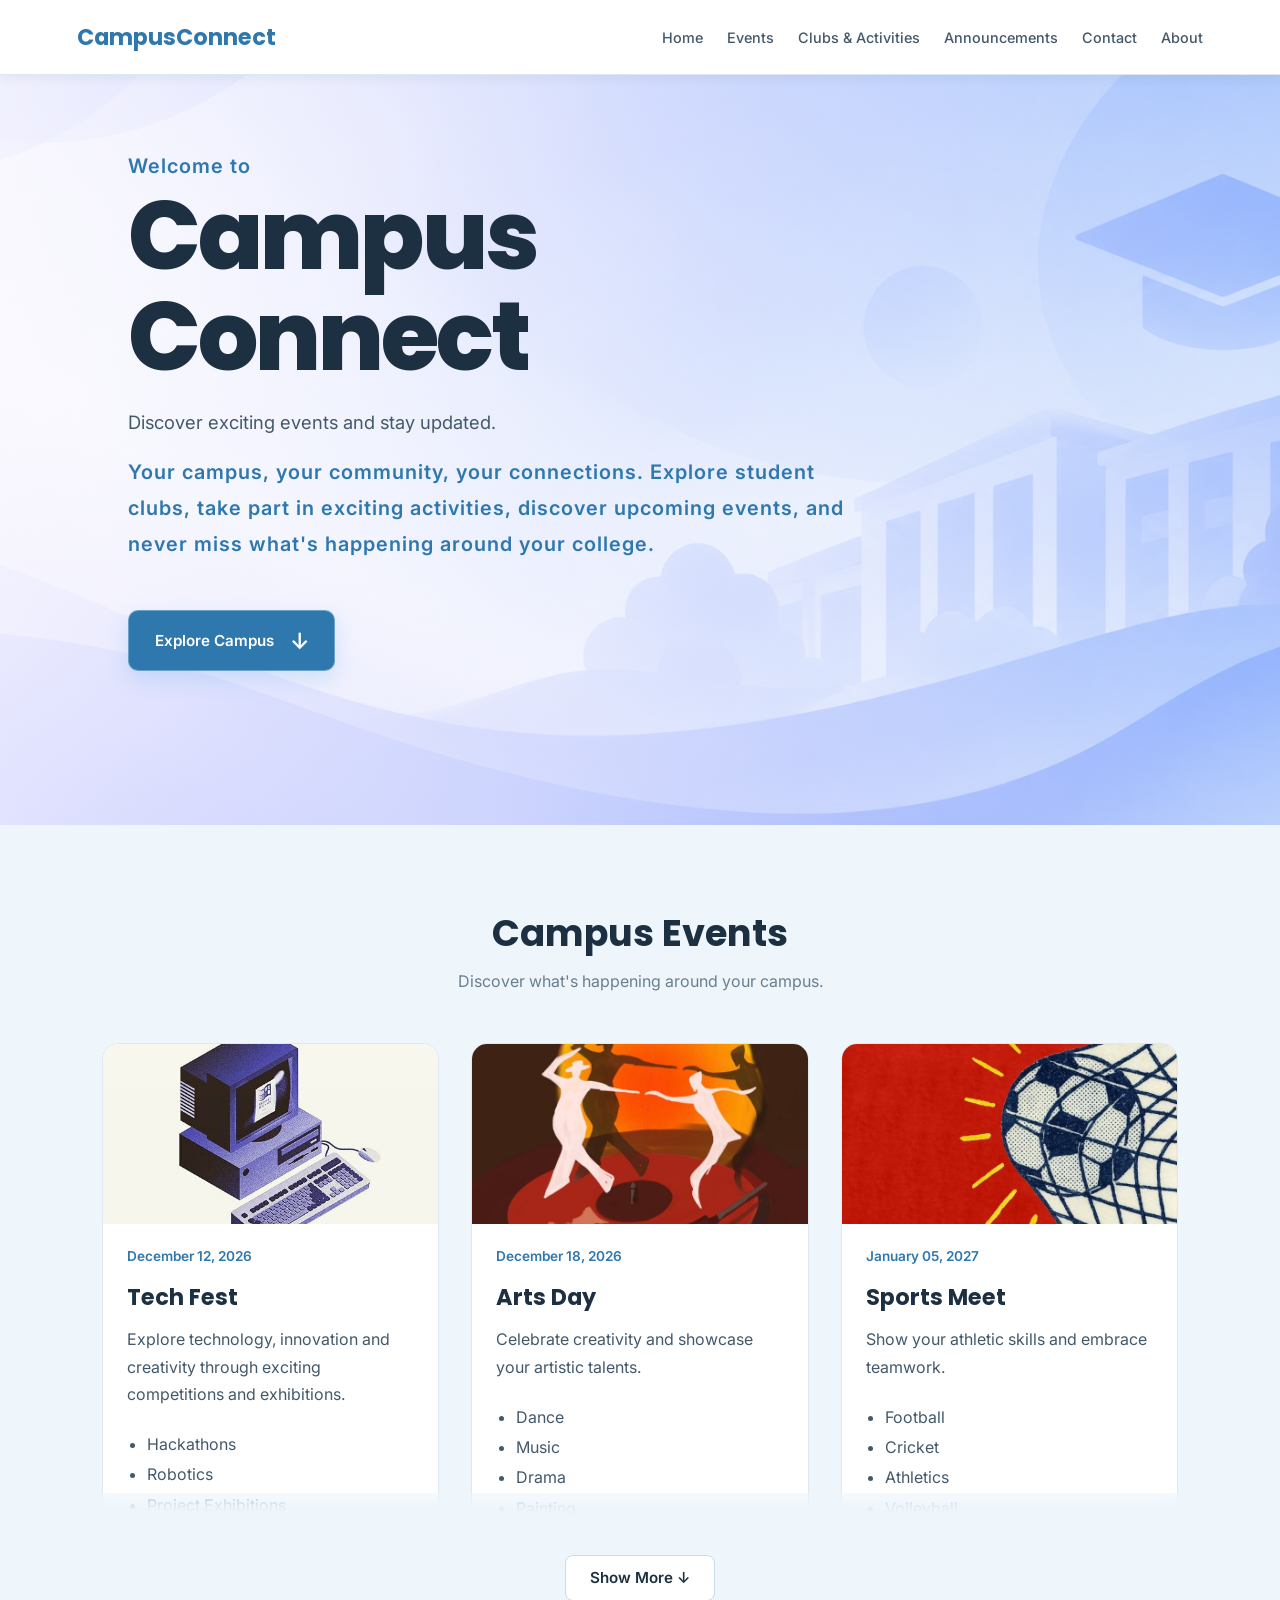
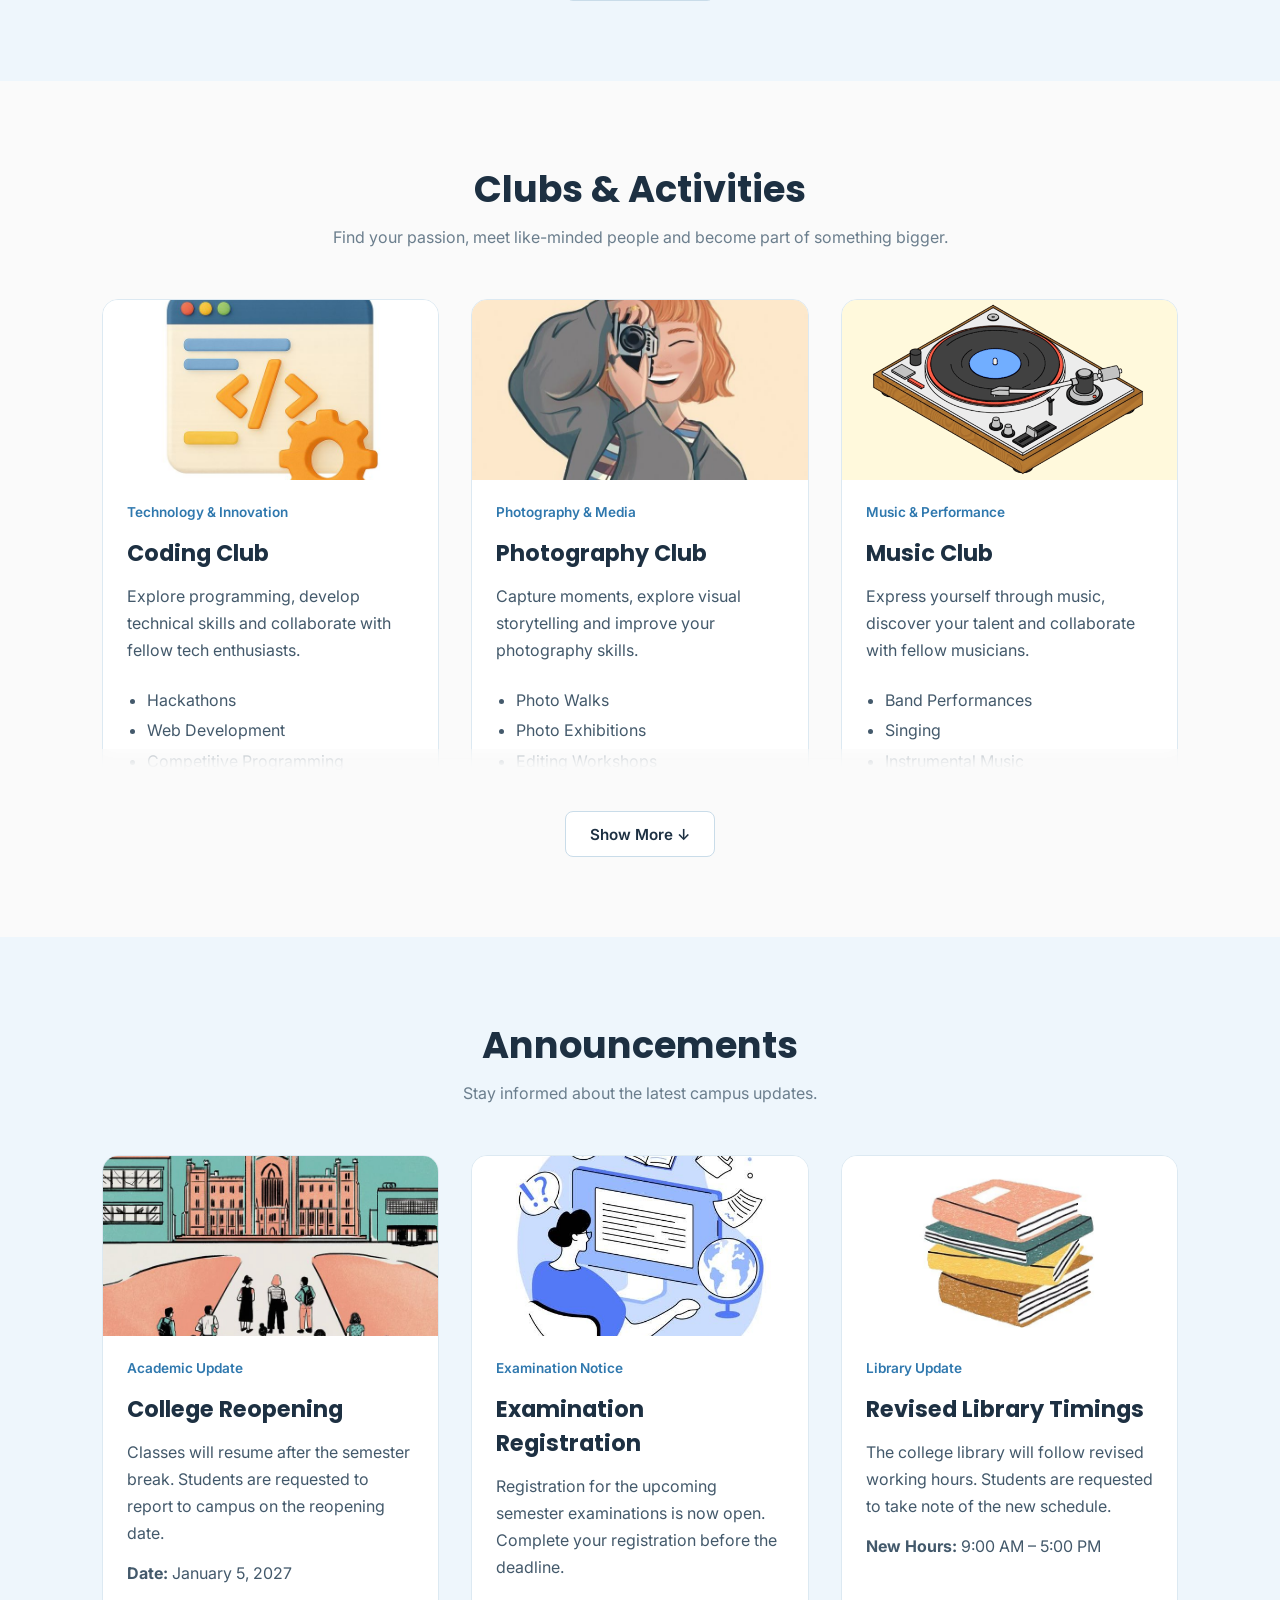
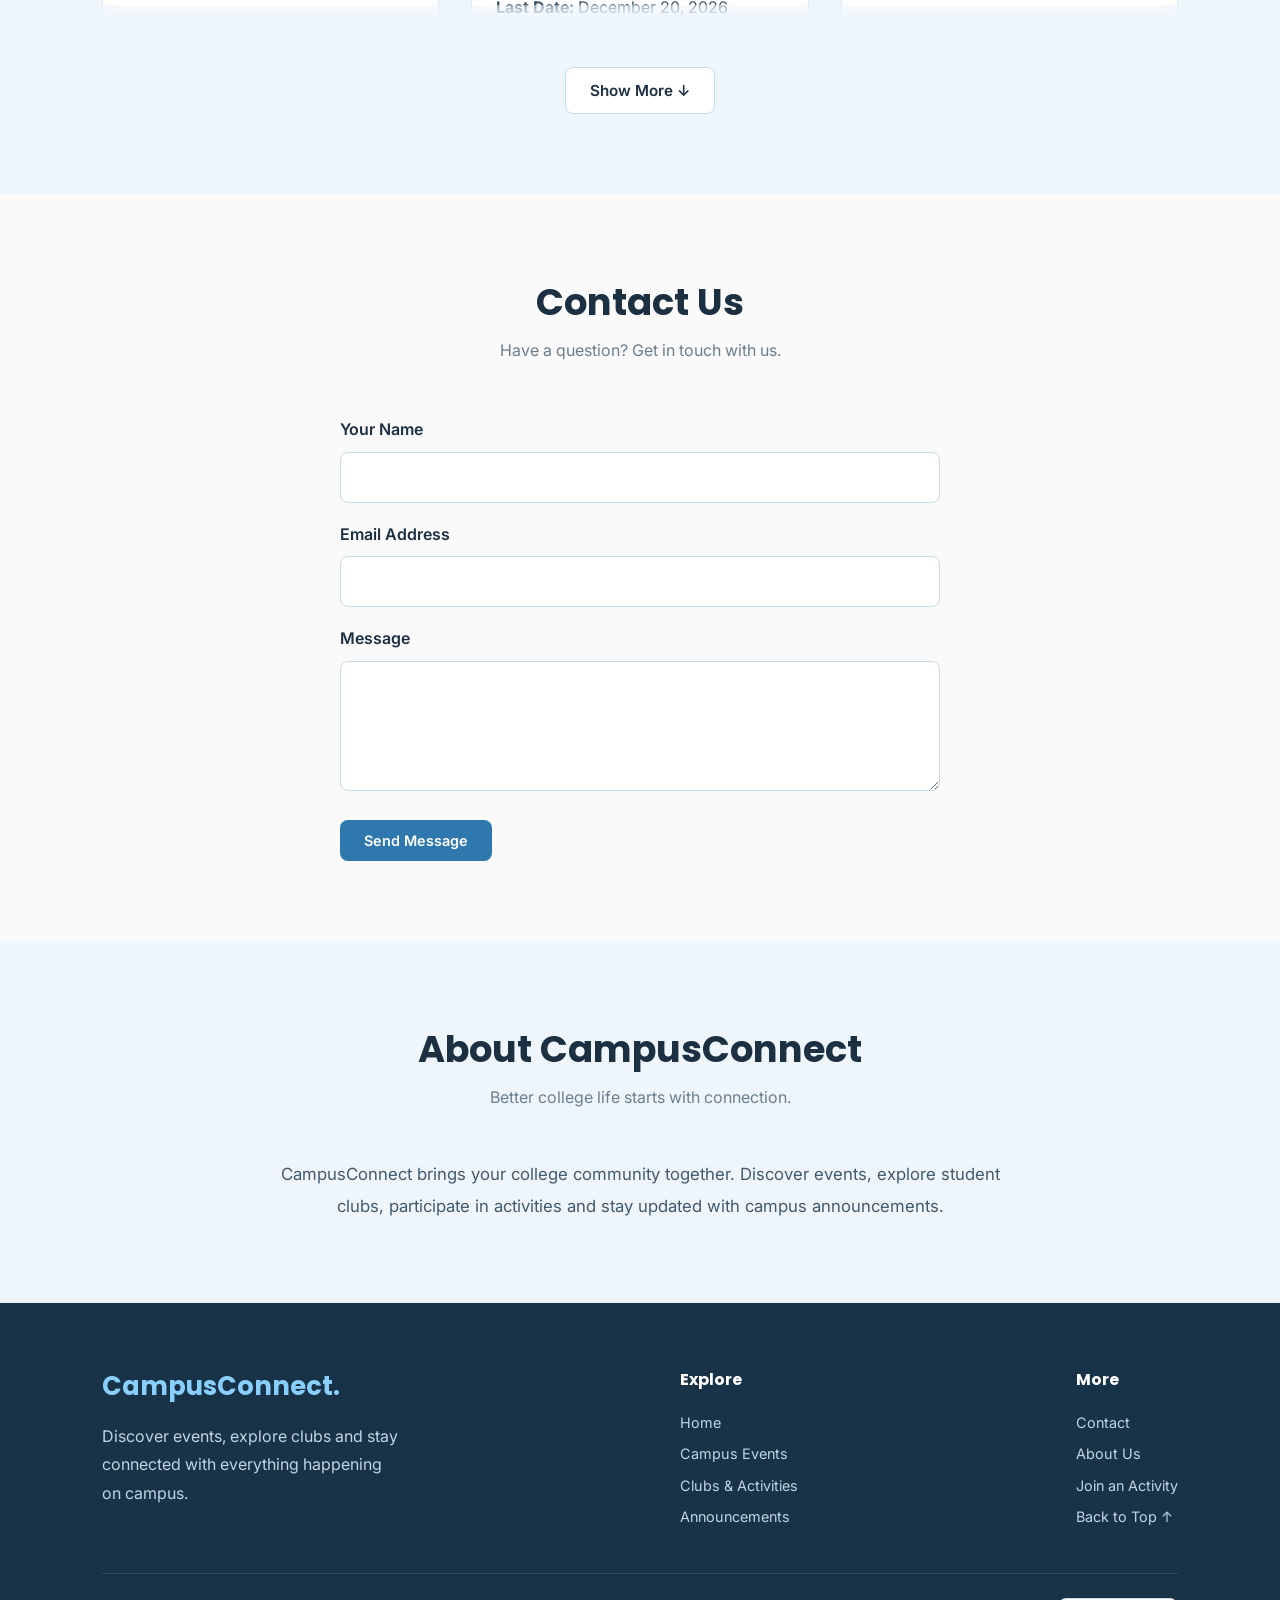
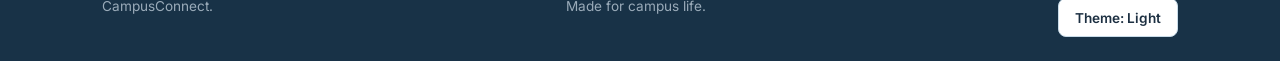
<file: CampusConnect/index.html>
<!doctype html>
<html lang="en">
  <head>
    <meta charset="UTF-8" />
    <meta name="viewport" content="width=device-width, initial-scale=1.0" />

    <title>CampusConnect | Better College Life</title>

    <link rel="preconnect" href="https://fonts.googleapis.com" />
    <link rel="preconnect" href="https://fonts.gstatic.com" crossorigin />
    <link
      rel="stylesheet"
      href="https://cdnjs.cloudflare.com/ajax/libs/font-awesome/4.7.0/css/font-awesome.min.css"
    />

    <link
      href="https://fonts.googleapis.com/css2?family=Inter:wght@400;500;600;700&family=Poppins:wght@400;500;600;700;800&display=swap"
      rel="stylesheet"
    />

    <link rel="stylesheet" href="index.css" />
  </head>

  <body>
    <header>
      <nav class="Navbar">
        <a href="#home" class="Logo">CampusConnect</a>

        <button
          class="MenuToggle"
          aria-label="Toggle navigation"
          aria-expanded="false"
        >
          <img src="images/bars.svg" alt="" />
        </button>

        <div class="NavLinks">
          <a href="#home">Home</a>
          <a href="#events">Events</a>
          <a href="#clubs">Clubs & Activities</a>
          <a href="#announcements">Announcements</a>
          <a href="#contact">Contact</a>
          <a href="#about">About</a>
        </div>
      </nav>
    </header>

    <main>
      <section id="home" class="Hero">
        <div class="HeroContent">
          <p>Welcome to</p>
          <h1>Campus Connect</h1>

          <span class="HeroTagline">
            Discover exciting events and stay updated.
          </span>

          <p class="HeroDescription">
            Your campus, your community, your connections. Explore student
            clubs, take part in exciting activities, discover upcoming events,
            and never miss what's happening around your college.
          </p>

          <a href="#events" class="ScrollButton">
            Explore Campus
            <span class="Chevrons" aria-hidden="true">↓</span>
          </a>
        </div>
      </section>

      <section id="events" class="ContentSection">
        <div class="SectionHeader">
          <h2>Campus Events</h2>
          <p>Discover what's happening around your campus.</p>
        </div>

        <div class="CardContainer">
          <article class="Card">
            <img src="images/tech-fest.jpg" alt="Tech Fest" class="CardImage" />

            <div class="CardContent">
              <span class="CardDate">December 12, 2026</span>
              <h3>Tech Fest</h3>
              <p>
                Explore technology, innovation and creativity through exciting
                competitions and exhibitions.
              </p>
              <ul>
                <li>Hackathons</li>
                <li>Robotics</li>
                <li>Project Exhibitions</li>
                <li>Coding Competitions</li>
              </ul>
              <a href="interest.html?event=Tech%20Fest" class="CardButton">
                I'm Interested →
              </a>
            </div>
          </article>

          <article class="Card">
            <img src="images/arts-day.jpg" alt="Arts Day" class="CardImage" />

            <div class="CardContent">
              <span class="CardDate">December 18, 2026</span>
              <h3>Arts Day</h3>
              <p>Celebrate creativity and showcase your artistic talents.</p>
              <ul>
                <li>Dance</li>
                <li>Music</li>
                <li>Drama</li>
                <li>Painting</li>
              </ul>
              <a href="interest.html?event=Arts%20Day" class="CardButton">
                I'm Interested →
              </a>
            </div>
          </article>

          <article class="Card">
            <img
              src="images/sports-meet.jpg"
              alt="Sports Meet"
              class="CardImage"
            />

            <div class="CardContent">
              <span class="CardDate">January 05, 2027</span>
              <h3>Sports Meet</h3>
              <p>Show your athletic skills and embrace teamwork.</p>
              <ul>
                <li>Football</li>
                <li>Cricket</li>
                <li>Athletics</li>
                <li>Volleyball</li>
              </ul>
              <a href="interest.html?event=Sports%20Meet" class="CardButton">
                I'm Interested →
              </a>
            </div>
          </article>

          <article class="Card">
            <img src="images/workshop.jpg" alt="Workshop" class="CardImage" />

            <div class="CardContent">
              <span class="CardDate">January 12, 2027</span>
              <h3>Workshop</h3>
              <p>Learn practical skills through interactive sessions.</p>
              <ul>
                <li>Web Development</li>
                <li>AI & Machine Learning</li>
                <li>UI/UX Design</li>
                <li>Photography</li>
              </ul>
              <a href="interest.html?event=Workshop" class="CardButton">
                I'm Interested →
              </a>
            </div>
          </article>

          <article class="Card">
            <img src="images/seminar.jpg" alt="Seminar" class="CardImage" />

            <div class="CardContent">
              <span class="CardDate">January 20, 2027</span>
              <h3>Seminar</h3>
              <p>Gain insights from experts and experienced speakers.</p>
              <ul>
                <li>Career Guidance</li>
                <li>Entrepreneurship</li>
                <li>Technology Talks</li>
                <li>Research Presentations</li>
              </ul>
              <a href="interest.html?event=Seminar" class="CardButton">
                I'm Interested →
              </a>
            </div>
          </article>
        </div>
        <button class="ExpandButton">Show More ↓</button>
      </section>
      <section id="clubs" class="ContentSection">
        <div class="SectionHeader">
          <h2>Clubs & Activities</h2>
          <p>
            Find your passion, meet like-minded people and become part of
            something bigger.
          </p>
        </div>

        <div class="CardContainer">
          <article class="Card">
            <img
              src="images/coding-club.jpg"
              alt="Coding Club"
              class="CardImage"
            />

            <div class="CardContent">
              <span class="CardDate">Technology & Innovation</span>
              <h3>Coding Club</h3>
              <p>
                Explore programming, develop technical skills and collaborate
                with fellow tech enthusiasts.
              </p>
              <ul>
                <li>Hackathons</li>
                <li>Web Development</li>
                <li>Competitive Programming</li>
                <li>App Development</li>
              </ul>
              <a href="interest.html?club=Coding%20Club" class="CardButton">
                Learn More →
              </a>
            </div>
          </article>

          <article class="Card">
            <img
              src="images/photography-club.jpg"
              alt="Photography Club"
              class="CardImage"
            />

            <div class="CardContent">
              <span class="CardDate">Photography & Media</span>
              <h3>Photography Club</h3>
              <p>
                Capture moments, explore visual storytelling and improve your
                photography skills.
              </p>
              <ul>
                <li>Photo Walks</li>
                <li>Photo Exhibitions</li>
                <li>Editing Workshops</li>
                <li>Campus Photography</li>
              </ul>
              <a
                href="interest.html?club=Photography%20Club"
                class="CardButton"
              >
                Learn More →
              </a>
            </div>
          </article>

          <article class="Card">
            <img
              src="images/music-club.gif"
              alt="Music Club"
              class="CardImage"
            />

            <div class="CardContent">
              <span class="CardDate">Music & Performance</span>
              <h3>Music Club</h3>
              <p>
                Express yourself through music, discover your talent and
                collaborate with fellow musicians.
              </p>
              <ul>
                <li>Band Performances</li>
                <li>Singing</li>
                <li>Instrumental Music</li>
                <li>Music Competitions</li>
              </ul>
              <a href="interest.html?club=Music%20Club" class="CardButton">
                Learn More →
              </a>
            </div>
          </article>

          <article class="Card">
            <img src="images/arts-club.jpg" alt="Arts Club" class="CardImage" />

            <div class="CardContent">
              <span class="CardDate">Art & Creativity</span>
              <h3>Arts Club</h3>
              <p>
                Unleash your creativity and explore different forms of artistic
                expression.
              </p>
              <ul>
                <li>Painting</li>
                <li>Sketching</li>
                <li>Craft Making</li>
                <li>Art Exhibitions</li>
              </ul>
              <a href="interest.html?club=Arts%20Club" class="CardButton">
                Learn More →
              </a>
            </div>
          </article>

          <article class="Card">
            <img
              src="images/sports-club.jpg"
              alt="Sports Club"
              class="CardImage"
            />

            <div class="CardContent">
              <span class="CardDate">Fitness & Teamwork</span>
              <h3>Sports Club</h3>
              <p>
                Stay active, develop teamwork and represent your college through
                sports and competitions.
              </p>
              <ul>
                <li>Football</li>
                <li>Cricket</li>
                <li>Badminton</li>
                <li>Athletics</li>
              </ul>
              <a href="interest.html?club=Sports%20Club" class="CardButton">
                Learn More →
              </a>
            </div>
          </article>
        </div>

        <button class="ExpandButton">Show More ↓</button>
      </section>
      <section id="announcements" class="ContentSection">
        <div class="SectionHeader">
          <h2>Announcements</h2>
          <p>Stay informed about the latest campus updates.</p>
        </div>

        <div class="CardContainer">
          <article class="Card">
            <img
              src="images/reopening.jpg"
              alt="College Reopening"
              class="CardImage"
            />

            <div class="CardContent">
              <span class="CardDate">Academic Update</span>
              <h3>College Reopening</h3>
              <p>
                Classes will resume after the semester break. Students are
                requested to report to campus on the reopening date.
              </p>
              <p><strong>Date:</strong> January 5, 2027</p>
            </div>
          </article>

          <article class="Card">
            <img
              src="images/examination.jpg"
              alt="Examination Registration"
              class="CardImage"
            />

            <div class="CardContent">
              <span class="CardDate">Examination Notice</span>
              <h3>Examination Registration</h3>
              <p>
                Registration for the upcoming semester examinations is now open.
                Complete your registration before the deadline.
              </p>
              <p><strong>Last Date:</strong> December 20, 2026</p>
            </div>
          </article>

          <article class="Card">
            <img
              src="images/library.jpg"
              alt="College Library"
              class="CardImage"
            />

            <div class="CardContent">
              <span class="CardDate">Library Update</span>
              <h3>Revised Library Timings</h3>
              <p>
                The college library will follow revised working hours. Students
                are requested to take note of the new schedule.
              </p>
              <p><strong>New Hours:</strong> 9:00 AM – 5:00 PM</p>
            </div>
          </article>

          <article class="Card">
            <img
              src="images/event-registration.jpg"
              alt="Event Registration"
              class="CardImage"
            />

            <div class="CardContent">
              <span class="CardDate">Event Notice</span>
              <h3>Event Registration</h3>
              <p>
                Registrations are open for upcoming college events. Interested
                students can register through CampusConnect.
              </p>
              <a href="interest.html?event=Tech%20Fest" class="CardButton">
                Register Now →
              </a>
            </div>
          </article>
        </div>

        <button class="ExpandButton">Show More ↓</button>
      </section>
      <section id="contact" class="ContentSection">
        <div class="SectionHeader">
          <h2>Contact Us</h2>
          <p>Have a question? Get in touch with us.</p>
        </div>

        <form class="ContactForm">
          <label for="contactName">Your Name</label>
          <input type="text" id="contactName" required />

          <label for="contactEmail">Email Address</label>
          <input type="email" id="contactEmail" required />

          <label for="contactMessage">Message</label>
          <textarea id="contactMessage" rows="5" required></textarea>

          <button type="submit" class="CardButton">Send Message</button>
        </form>
      </section>

      <section id="about" class="ContentSection">
        <div class="SectionHeader">
          <h2>About CampusConnect</h2>
          <p>Better college life starts with connection.</p>
        </div>

        <div class="AboutContent">
          <p>
            CampusConnect brings your college community together. Discover
            events, explore student clubs, participate in activities and stay
            updated with campus announcements.
          </p>
        </div>
      </section>
    </main>

    <footer class="Footer">
      <div class="FooterContent">
        <div class="FooterBrand">
          <h2>CampusConnect.</h2>
          <p>
            Discover events, explore clubs and stay connected with everything
            happening on campus.
          </p>
        </div>

        <div class="FooterLinks">
          <h3>Explore</h3>
          <a href="#home">Home</a>
          <a href="#events">Campus Events</a>
          <a href="#clubs">Clubs & Activities</a>
          <a href="#announcements">Announcements</a>
        </div>

        <div class="FooterLinks">
          <h3>More</h3>
          <a href="#contact">Contact</a>
          <a href="#about">About Us</a>
          <a href="interest.html">Join an Activity</a>
          <a href="#home">Back to Top ↑</a>
        </div>
      </div>

      <div class="FooterBottom">
        <span>CampusConnect.</span>
        <span>Made for campus life.</span>
        <button class="ThemeToggle" id="ThemeToggle">
  Theme: Light
</button>
      </div>
    </footer>

    <script src="index.js"></script>
  </body>
</html>
</file>
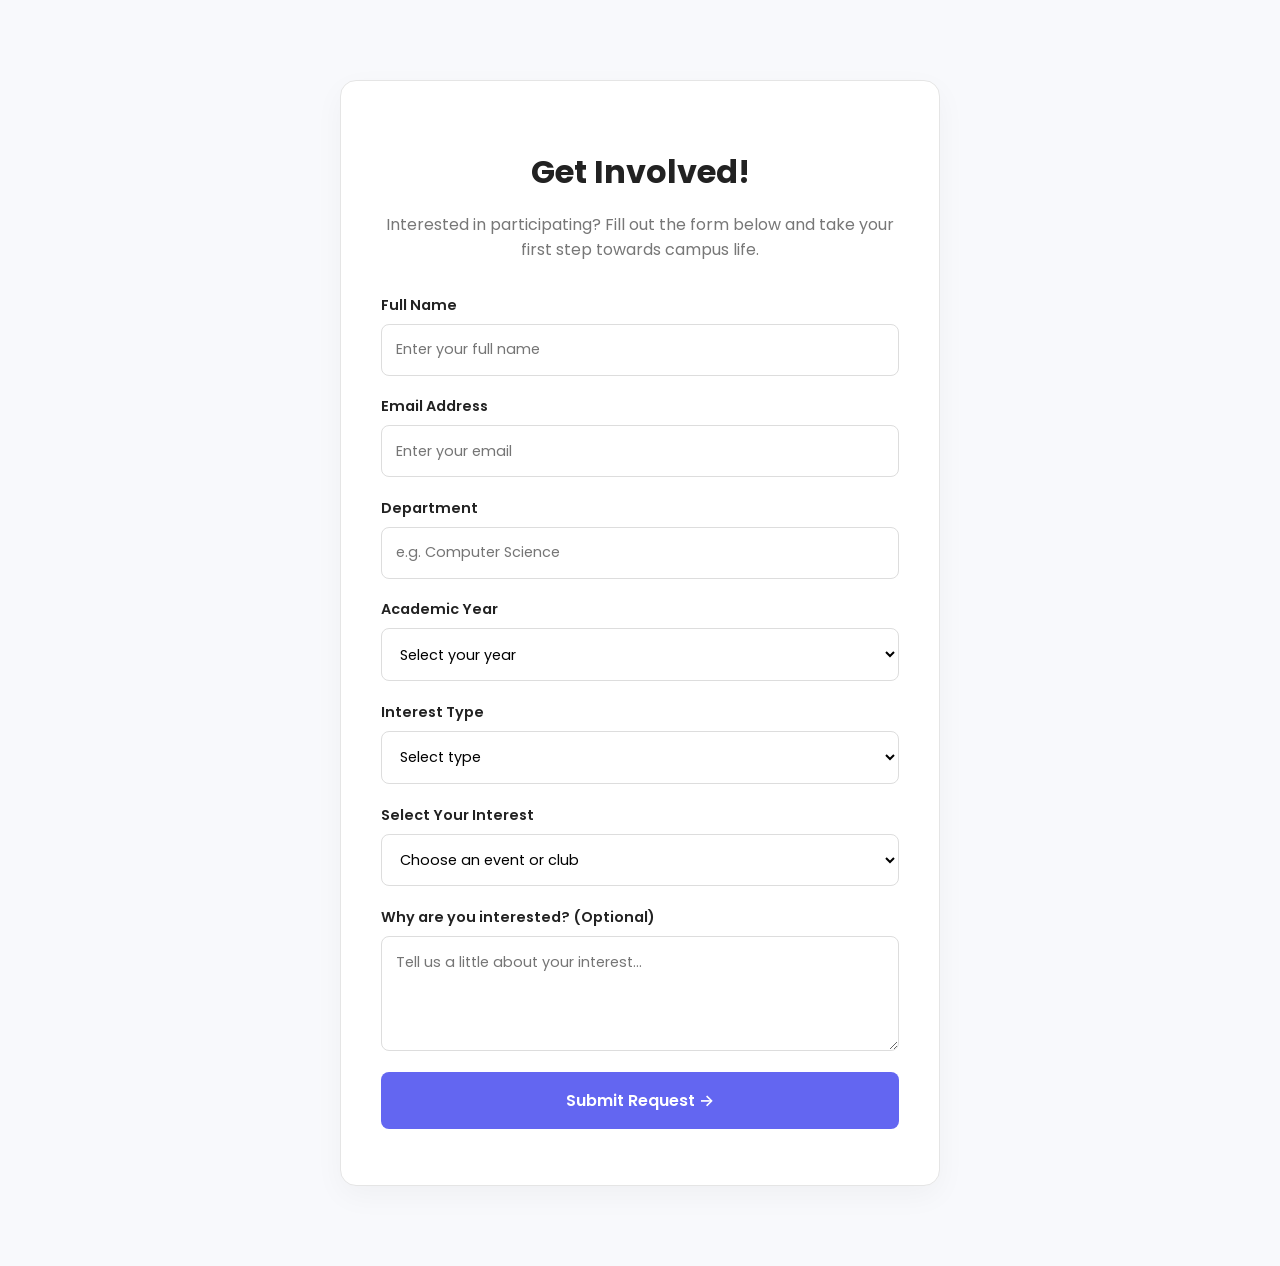
<file: CampusConnect/interest.html>
<!DOCTYPE html>
<html lang="en">
<head>
    <meta charset="UTF-8">
    <meta name="viewport" content="width=device-width, initial-scale=1.0">

    <title>CampusConnect | Interest Form</title>

    <link rel="preconnect" href="https://fonts.googleapis.com">
    <link rel="preconnect" href="https://fonts.gstatic.com" crossorigin>

    <link href="https://fonts.googleapis.com/css2?family=Inter:wght@400;500;600;700&family=Poppins:wght@400;500;600;700&display=swap" rel="stylesheet">

    <link rel="stylesheet" href="interest.css">
</head>

<body>

<section class="InterestSection">

    <div class="InterestHeader">
        <h1>Get Involved!</h1>
        <p>
            Interested in participating? Fill out the form below
            and take your first step towards campus life.
        </p>
    </div>

    <form id="InterestForm">

        <div class="FormGroup">
            <label for="name">Full Name</label>
            <input
                type="text"
                id="name"
                placeholder="Enter your full name"
                required
            >
        </div>

        <div class="FormGroup">
            <label for="email">Email Address</label>
            <input
                type="email"
                id="email"
                placeholder="Enter your email"
                required
            >
        </div>

        <div class="FormGroup">
            <label for="department">Department</label>
            <input
                type="text"
                id="department"
                placeholder="e.g. Computer Science"
                required
            >
        </div>

        <div class="FormGroup">
            <label for="year">Academic Year</label>
            <select id="year" required>
                <option value="">Select your year</option>
                <option>First Year</option>
                <option>Second Year</option>
                <option>Third Year</option>
                <option>Fourth Year</option>
            </select>
        </div>

        <div class="FormGroup">
            <label for="interestType">Interest Type</label>
            <select id="interestType" required>
                <option value="">Select type</option>
                <option value="event">Event</option>
                <option value="club">Club</option>
            </select>
        </div>

        <div class="FormGroup">
            <label for="interestItem">Select Your Interest</label>
            <select id="interestItem" required>
                <option value="">Choose an event or club</option>
            </select>
        </div>

        <div class="FormGroup">
            <label for="message">Why are you interested? (Optional)</label>
            <textarea
                id="message"
                rows="4"
                placeholder="Tell us a little about your interest..."
            ></textarea>
        </div>

        <button type="submit" class="SubmitButton">
            Submit Request →
        </button>

        <p id="SuccessMessage" aria-live="polite"></p>

    </form>

</section>

<script src="interest.js"></script>

</body>
</html>
</file>
<file: CampusConnect/index.css>
* {
  margin: 0;
  padding: 0;
  box-sizing: border-box;
}

:root {
  --primary: #6254d9;
  --primary-dark: #493bb5;
  --primary-light: #eeecff;

  --heading: #25233a;
  --text: #5f5d70;
  --text-muted: #777589;

  --surface: #ffffff;
  --border: #e6e3f5;

  --button-shadow: rgba(98, 84, 217, 0.22);
}

html {
  scroll-behavior: smooth;
  scroll-padding-top: 80px;
}

body {
  font-family: "Inter", sans-serif;
  color: #222;
  --background: #fafafa;
  background: var(--background);
}

h1,
h2,
h3 {
  font-family: "Poppins", sans-serif;
}

a {
  text-decoration: none;
  color: inherit;
}
.Navbar {
  width: 100%;
  min-height: 75px;
  padding: 1rem 6%;

  display: flex;
  justify-content: space-between;
  align-items: center;

  background: white;
  border-bottom: 1px solid #eee;

  position: fixed;
  top: 0;
  left: 0;
  z-index: 1000;
}

.Logo {
  font-family: "Poppins", sans-serif;
  font-size: 1.4rem;
  font-weight: 700;
  color: #6366f1;
  white-space: nowrap;
  flex: 0 0 auto;
  white-space: nowrap;
}

.NavLinks {
  display: flex;
  align-items: center;
  gap: 1.5rem;
}

.NavLinks a {
  font-size: 0.9rem;
  font-weight: 500;
  color: #444;
  transition: color 0.3s ease;
}

.NavLinks a:hover {
  color: #6366f1;
}

/* Hamburger button */

.MenuToggle {
  display: none;
  background: none;
  border: none;
  cursor: pointer;
}

.MenuToggle img {
  width: 28px;
  height: 28px;
}

/* Mobile navbar */

@media (max-width: 768px) {
  .Navbar {
    min-height: 65px;
    padding: 1rem 5%;
  }

  .MenuToggle {
    display: block;
  }

  .NavLinks {
    position: absolute;
    top: 100%;
    left: 0;

    width: 100%;
    padding: 1rem 5%;

    display: none;
    flex-direction: column;
    align-items: flex-start;
    gap: 1.2rem;

    background: white;
    border-bottom: 1px solid #eee;
    box-shadow: 0 8px 15px rgba(0, 0, 0, 0.05);
  }

  .NavLinks.Active {
    display: flex;
  }

  .NavLinks a {
    width: 100%;
    padding: 0.3rem 0;
  }
}

.Hero {
  min-height: calc(100svh - 75px);
  padding: clamp(4rem, 8vw, 7rem) 10%;
  box-sizing: border-box;

  display: flex;
  align-items: center;
  position: relative;
  overflow: hidden;

  background:
    linear-gradient(
      90deg,
      rgba(255, 255, 255, 0.35),
      rgba(255, 255, 255, 0.05)
    ),
    url("images/hero.png") center / cover no-repeat;
}

.HeroContent {
  max-width: 850px;
  position: relative;
  z-index: 1;
  animation: fadeUp 1s ease both;
}

.HeroContent p {
  font-size: clamp(1rem, 2vw, 1.25rem);
  font-weight: 600;
  letter-spacing: 1px;
  color: #6366f1;
  margin-bottom: 0.5rem;
}

.HeroContent h1 {
  max-width: 650px;
  font-family: "Poppins", sans-serif;
  font-size: clamp(3.5rem, 8vw, 6rem);
  font-weight: 800;
  line-height: 1.05;
  letter-spacing: -3px;
  color: #202027;
  margin: 0 0 1.2rem;
}

.HeroContent > span {
  display: block;
  font-size: clamp(1rem, 2vw, 1.15rem);
  line-height: 1.7;
  color: #626273;
}

.ScrollButton {
  display: inline-flex;
  align-items: center;
  justify-content: center;
  gap: 1rem;

  margin-top: 2.5rem;
  padding: 1rem 1.6rem;

  background: #6366f1;
  color: white;
  border: 1px solid rgba(255,255,255,.3);
  border-radius: 10px;

  font-size: 0.95rem;
  font-weight: 600;
  box-shadow: 0 8px 20px rgba(99, 102, 241, 0.22);

  transition: transform .3s ease, background .3s ease,
              box-shadow .3s ease;
}

.ScrollButton:hover {
  background: #4f46e5;
  transform: translateY(-4px);
  box-shadow: 0 12px 25px rgba(99, 102, 241, 0.3);
}

.Chevrons {
  display: inline-block;
  font-size: 1.4rem;
  animation: bounce 1.2s ease-in-out infinite;
}

@keyframes bounce {
  0%, 100% { transform: translateY(-3px); }
  50% { transform: translateY(4px); }
}

@keyframes fadeUp {
  from {
    opacity: 0;
    transform: translateY(20px);
  }
  to {
    opacity: 1;
    transform: translateY(0);
  }
}

/* Mobile */
@media (max-width: 768px) {
  .Hero {
    min-height: calc(100svh - 65px);
    padding: 4rem 7%;
    background-position: 60% center;
  }

  .HeroContent h1 {
    font-size: clamp(3rem, 13vw, 4.5rem);
    letter-spacing: -2px;
  }

  .HeroContent > span {
    max-width: 320px;
  }
}

.HeroTagline {
  display: block;
  font-size: 1.15rem;
  color: #555;
  margin-bottom: 1rem;
}

.HeroDescription {
  max-width: 720px;
  font-size: 1rem;
  line-height: 1.8;
  color: #777;
  margin-top: 0.5rem;
}

@media (prefers-reduced-motion: reduce) {
  .HeroContent,
  .Chevrons {
    animation: none;
  }

  .ScrollButton {
    transition: none;
  }
}


@keyframes bounce {
  0%,
  100% {
    transform: translateY(-3px);
  }

  50% {
    transform: translateY(5px);
  }
}

.ContentSection {
  padding: 5rem 8%;
}

.ContentSection:nth-of-type(even) {
  --background: #f1f2f9;
  background: var(--background);
}

.SectionHeader {
  text-align: center;
  margin-bottom: 3rem;
}

.SectionHeader h2 {
  font-size: 2.3rem;
  margin-bottom: 0.5rem;
}

.SectionHeader p {
  color: #777;
  line-height: 1.6;
}

.CardContainer {
    display: flex;
    flex-wrap: wrap;
    justify-content: center;
    align-items: stretch;
    gap: 2rem;

    max-height: 480px;
    padding-bottom: 50px;
    overflow: hidden;
    transition: max-height 0.5s ease;
    position: relative;
}

.CardContainer.Expanded {
    max-height: 3000px;
}

.CardContainer::after {
    content: "";
    position: absolute;
    bottom: 0;
    left: 0;
    width: 100%;
    height: 30px;
    box-shadow: inset 0 -30px 20px 0 var(--background);
    pointer-events: none;
}

.Card {
    flex: 1 1 280px;
    max-width: 350px;
    min-height: 420px;
    padding: 0;

    display: flex;
    flex-direction: column;

    border: 1px solid #e5e5e5;
    border-radius: 16px;
    background: white;
    overflow: hidden;

    transition:
        transform 0.3s ease,
        box-shadow 0.3s ease;
}

.Card:hover {
    transform: translateY(-6px);
    box-shadow: 0 10px 25px rgba(0, 0, 0, 0.08);
}

.CardImage {
    width: 100%;
    height: 180px;
    object-fit: cover;
    display: block;
}

.CardContent {
    padding: 1.5rem;
    display: flex;
    flex-direction: column;
    flex: 1;
}

.CardDate {
    display: inline-block;
    font-size: 0.85rem;
    font-weight: 600;
    color: #6366f1;
    margin-bottom: 1rem;
}

.Card h3 {
    font-size: 1.4rem;
    margin-bottom: 0.8rem;
}

.Card p {
    color: #666;
    line-height: 1.7;
    margin-bottom: 0.8rem;
}

.Card ul {
    padding-left: 1.2rem;
    margin: 0.5rem 0 1rem;
    color: #555;
    line-height: 1.9;
}

.CardButton {
    display: inline-block;
    width: fit-content;
    margin-top: auto;
    padding: 0.75rem 1.5rem;

    background: #6366f1;
    color: white;
    border: none;
    border-radius: 8px;

    font-family: inherit;
    font-size: 0.9rem;
    font-weight: 600;
    cursor: pointer;

    transition:
        background 0.3s ease,
        transform 0.3s ease;
}

.CardButton:hover {
    background: #4f46e5;
    transform: translateY(-3px);
}

.ExpandButton {
  display: block;
  margin: 2rem auto 0;
  padding: 0.8rem 1.5rem;

  border: 1px solid #ddd;
  border-radius: 8px;
  background: white;

  font-family: inherit;
  font-size: 0.95rem;
  font-weight: 600;

  cursor: pointer;
  transition: all 0.3s ease;
}

.ExpandButton:hover {
  background: #222;
  color: white;
  border-color: #222;
}

.ContactForm {
  max-width: 600px;
  margin: 0 auto;

  display: flex;
  flex-direction: column;
  gap: 0.8rem;
}

.ContactForm label {
  font-weight: 600;
  margin-top: 0.5rem;
}

.ContactForm input,
.ContactForm textarea {
  width: 100%;
  padding: 0.9rem 1rem;

  border: 1px solid #ddd;
  border-radius: 8px;

  font-family: inherit;
  font-size: 1rem;
  background: white;
}

.ContactForm input:focus,
.ContactForm textarea:focus {
  outline: none;
  border-color: #6366f1;
}

.ContactForm textarea {
  resize: vertical;
}

.ContactForm .CardButton {
  margin-top: 1rem;
}

.AboutContent {
  max-width: 750px;
  margin: 0 auto;
  text-align: center;

  color: #666;
  font-size: 1.05rem;
  line-height: 1.9;
}
.Footer {
  background: #17172b;
  color: white;
  padding: 4rem 8% 1.5rem;
}

.FooterContent {
  display: flex;
  justify-content: space-between;
  flex-wrap: wrap;
  gap: 3rem;
  padding-bottom: 3rem;
}

.FooterBrand {
  max-width: 300px;
}

.FooterBrand h2 {
  color: #818cf8;
  font-size: 1.6rem;
  margin-bottom: 1rem;
}

.FooterBrand p {
  color: #b5b5c8;
  line-height: 1.8;
}

.FooterLinks {
  display: flex;
  flex-direction: column;
  gap: 0.9rem;
}

.FooterLinks h3 {
  font-size: 1rem;
  margin-bottom: 0.5rem;
}

.FooterLinks a {
  color: #b5b5c8;
  font-size: 0.9rem;
  transition: color 0.3s ease;
}

.FooterLinks a:hover {
  color: #818cf8;
}

.FooterBottom {
  border-top: 1px solid #34344a;
  padding-top: 1.5rem;
  display: flex;
  justify-content: space-between;
  gap: 1rem;
  flex-wrap: wrap;
  color: #9292aa;
  font-size: 0.85rem;
}

@media (max-width: 600px) {
  .Footer {
    padding: 3rem 6% 1.5rem;
  }

  .FooterContent {
    flex-direction: column;
    gap: 2rem;
  }

  .FooterBottom {
    flex-direction: column;
    gap: 0.5rem;
  }
}

@media (max-width: 900px) {

  .NavLinks {
    flex-wrap: wrap;
    justify-content: center;
    gap: 1rem;
  }

  .Hero {
    min-height: 80vh;
  }

  .ContentSection {
    padding: 4rem 5%;
  }
}

@media (max-width: 600px) {
  .Navbar {
    padding: 1rem 4%;
  }

  .NavLinks {
    gap: 0.8rem;
  }

  .NavLinks a {
    font-size: 0.8rem;
  }

  .Hero {
    min-height: 75vh;
    padding: 3rem 7%;
  }

  .HeroContent h1 {
    font-size: 3rem;
  }

  .HeroContent > span {
    font-size: 0.95rem;
  }

  .ContentSection {
    padding: 3rem 5%;
  }

  .SectionHeader h2 {
    font-size: 1.8rem;
  }

  .CardContainer {
    max-height: 480px;
  }

  .Card {
    flex-basis: 100%;
    max-width: 100%;
  }

}


.ThemeToggle {
  padding: 0.65rem 1rem;
  border: 1px solid var(--border-dark);
  border-radius: 8px;
  background: var(--surface);
  color: var(--heading);
  font-family: inherit;
  font-size: 0.85rem;
  font-weight: 600;
  cursor: pointer;
  transition: background .3s ease, color .3s ease;
}

.ThemeToggle:hover {
  background: var(--primary);
  color: #ffffff;
  border-color: var(--primary);
}

body.dark .ThemeToggle:hover {
  color: #101d2b;
}


/* LIGHT THEME */
:root {
  /* Main colors */
  --primary: #2f78ae;
  --primary-hover: #245f8d;
  --primary-soft: #ddeefa;
  --accent: #6caeed;
  --accent-light: #89cffd;

  /* Backgrounds */
  --background: #fcfbf5;
  --background-alt: #eef6fc;
  --surface: #ffffff;

  /* Text */
  --heading: #1d3042;
  --text: #43596b;
  --text-muted: #6b7e8d;
  --text-light: #9aabb9;

  /* Borders */
  --border: #dce9f2;
  --border-dark: #c9dce9;

  /* Footer */
  --footer-bg: #183247;
  --footer-text: #c1d5e4;
  --footer-heading: #ffffff;
  --footer-accent: #89cffd;

  /* Effects */
  --shadow: rgba(32, 65, 92, 0.08);
  --primary-shadow: rgba(108, 174, 237, 0.25);
}


/* DARK THEME */
body.dark {
  /* Main colors */
  --primary: #89cffd;
  --primary-hover: #bde0fe;
  --primary-soft: #243e55;
  --accent: #6caeed;
  --accent-light: #bde0fe;

  /* Backgrounds */
  --background: #101d2b;
  --background-alt: #172a3d;
  --surface: #1d3246;

  /* Text */
  --heading: #f1f7fc;
  --text: #d0dfeb;
  --text-muted: #a5bacb;
  --text-light: #8199ac;

  /* Borders */
  --border: #2b4358;
  --border-dark: #3b5870;

  /* Footer */
  --footer-bg: #0a1520;
  --footer-text: #b4c8d8;
  --footer-heading: #f1f7fc;
  --footer-accent: #89cffd;

  /* Effects */
  --shadow: rgba(0, 0, 0, 0.25);
  --primary-shadow: rgba(108, 174, 237, 0.18);
}


/* DARK HERO OVERLAY */
body.dark .Hero {
  background:
    linear-gradient(
      90deg,
      rgba(16, 29, 43, 0.88),
      rgba(16, 29, 43, 0.35)
    ),
    url("images/hero.png") center / cover no-repeat;
}



/* GLOBAL */

body {
  color: var(--heading);
  background: var(--background);
}

a {
  color: inherit;
}


/* NAVBAR */

.Navbar {
  background: var(--surface);
  border-bottom-color: var(--border);
  box-shadow: 0 2px 12px var(--shadow);
}

.Logo {
  color: var(--primary);
}

.NavLinks a {
  color: var(--text);
}

.NavLinks a:hover {
  color: var(--primary);
}

.NavLinks {
  background-color: var(--surface);
}

.MenuToggle {
  color: var(--heading);
}


/* HERO */

.Hero {
  background:
    linear-gradient(
      90deg,
      rgba(250, 249, 255, 0.78),
      rgba(250, 249, 255, 0.12)
    ),
    url("images/hero.png") center / cover no-repeat;
}

.HeroContent p {
  color: var(--primary);
}

.HeroContent h1 {
  color: var(--heading);
}

.HeroContent > span,
.HeroTagline {
  color: var(--text);
}

.HeroDescription {
  color: var(--text-muted);
}

.ScrollButton {
  background: var(--primary);
  color: var(--surface);
  box-shadow: 0 8px 20px var(--primary-shadow);
}

.ScrollButton:hover {
  background: var(--primary-hover);
  box-shadow: 0 12px 25px var(--primary-shadow);
}


/* SECTIONS */

.ContentSection {
  background: var(--background);
}

.ContentSection:nth-of-type(even) {
  --background: var(--background-alt);
  background: var(--background);
}

.SectionHeader h2 {
  color: var(--heading);
}

.SectionHeader p {
  color: var(--text-muted);
}


/* CARDS */

.Card {
  background: var(--surface);
  border-color: var(--border);
}

.Card:hover {
  box-shadow: 0 10px 25px var(--shadow);
}

.CardDate {
  color: var(--primary);
}

.Card h3 {
  color: var(--heading);
}

.Card p {
  color: var(--text);
}

.Card ul {
  color: var(--text);
}

.CardButton {
  background: var(--primary);
  color: var(--surface);
}

.CardButton:hover {
  background: var(--primary-hover);
}


/* EXPAND BUTTON */

.ExpandButton {
  background: var(--surface);
  color: var(--heading);
  border-color: var(--border-dark);
}

.ExpandButton:hover {
  background: var(--heading);
  color: var(--surface);
  border-color: var(--heading);
}


/* CONTACT FORM */

.ContactForm label {
  color: var(--heading);
}

.ContactForm input,
.ContactForm textarea {
  background: var(--surface);
  color: var(--heading);
  border-color: var(--border-dark);
}

.ContactForm input:focus,
.ContactForm textarea:focus {
  border-color: var(--primary);
}


/* ABOUT */

.AboutContent {
  color: var(--text);
}


/* FOOTER */

.Footer {
  background: var(--footer-bg);
  color: var(--footer-heading);
}

.FooterBrand h2 {
  color: var(--footer-accent);
}

.FooterBrand p {
  color: var(--footer-text);
}

.FooterLinks h3 {
  color: var(--footer-heading);
}

.FooterLinks a {
  color: var(--footer-text);
}

.FooterLinks a:hover {
  color: var(--footer-accent);
}

.FooterBottom {
  border-top-color: rgba(255, 255, 255, 0.12);
  color: var(--text-light);
}
</file>
<file: CampusConnect/interest.css>
* {
    box-sizing: border-box;
}

body {
    font-family: 'Poppins', 'Inter', sans-serif;
    margin: 0;
    padding: 2rem;
    background: #f8f9fc;
    color: #222;
}

.InterestSection {
    max-width: 600px;
    margin: 3rem auto;
    padding: 2.5rem;
    background: white;
    border: 1px solid #e5e5e5;
    border-radius: 16px;
    box-shadow: 0 10px 30px rgba(0,0,0,0.04);
}

.InterestHeader {
    text-align: center;
    margin-bottom: 2rem;
}

.InterestHeader h1 {
    font-size: 2rem;
    margin-bottom: 0.5rem;
}

.InterestHeader p {
    color: #777;
    line-height: 1.6;
}

.FormGroup {
    display: flex;
    flex-direction: column;
    margin-bottom: 1.3rem;
    gap: 0.5rem;
}

.FormGroup label {
    font-weight: 600;
    font-size: 0.9rem;
}

.FormGroup input,
.FormGroup select,
.FormGroup textarea {
    width: 100%;
    padding: 0.9rem;
    border: 1px solid #ddd;
    border-radius: 8px;
    font-family: inherit;
    font-size: 0.9rem;
    outline: none;
    background: white;
}

.FormGroup input:focus,
.FormGroup select:focus,
.FormGroup textarea:focus {
    border-color: #6366f1;
    box-shadow: 0 0 0 3px rgba(99,102,241,0.1);
}

.FormGroup textarea {
    resize: vertical;
}

.SubmitButton {
    width: 100%;
    padding: 1rem;
    border: none;
    border-radius: 8px;
    background: #6366f1;
    color: white;
    font-family: inherit;
    font-size: 1rem;
    font-weight: 600;
    cursor: pointer;
    transition: 0.3s ease;
}

.SubmitButton:hover {
    background: #4f46e5;
    transform: translateY(-2px);
}

#SuccessMessage {
    text-align: center;
    color: #16a34a;
    font-weight: 600;
    margin-top: 1rem;
}

@media (max-width: 600px) {
    body {
        padding: 1rem;
    }

    .InterestSection {
        margin: 1rem auto;
        padding: 1.5rem;
    }
}
</file>
